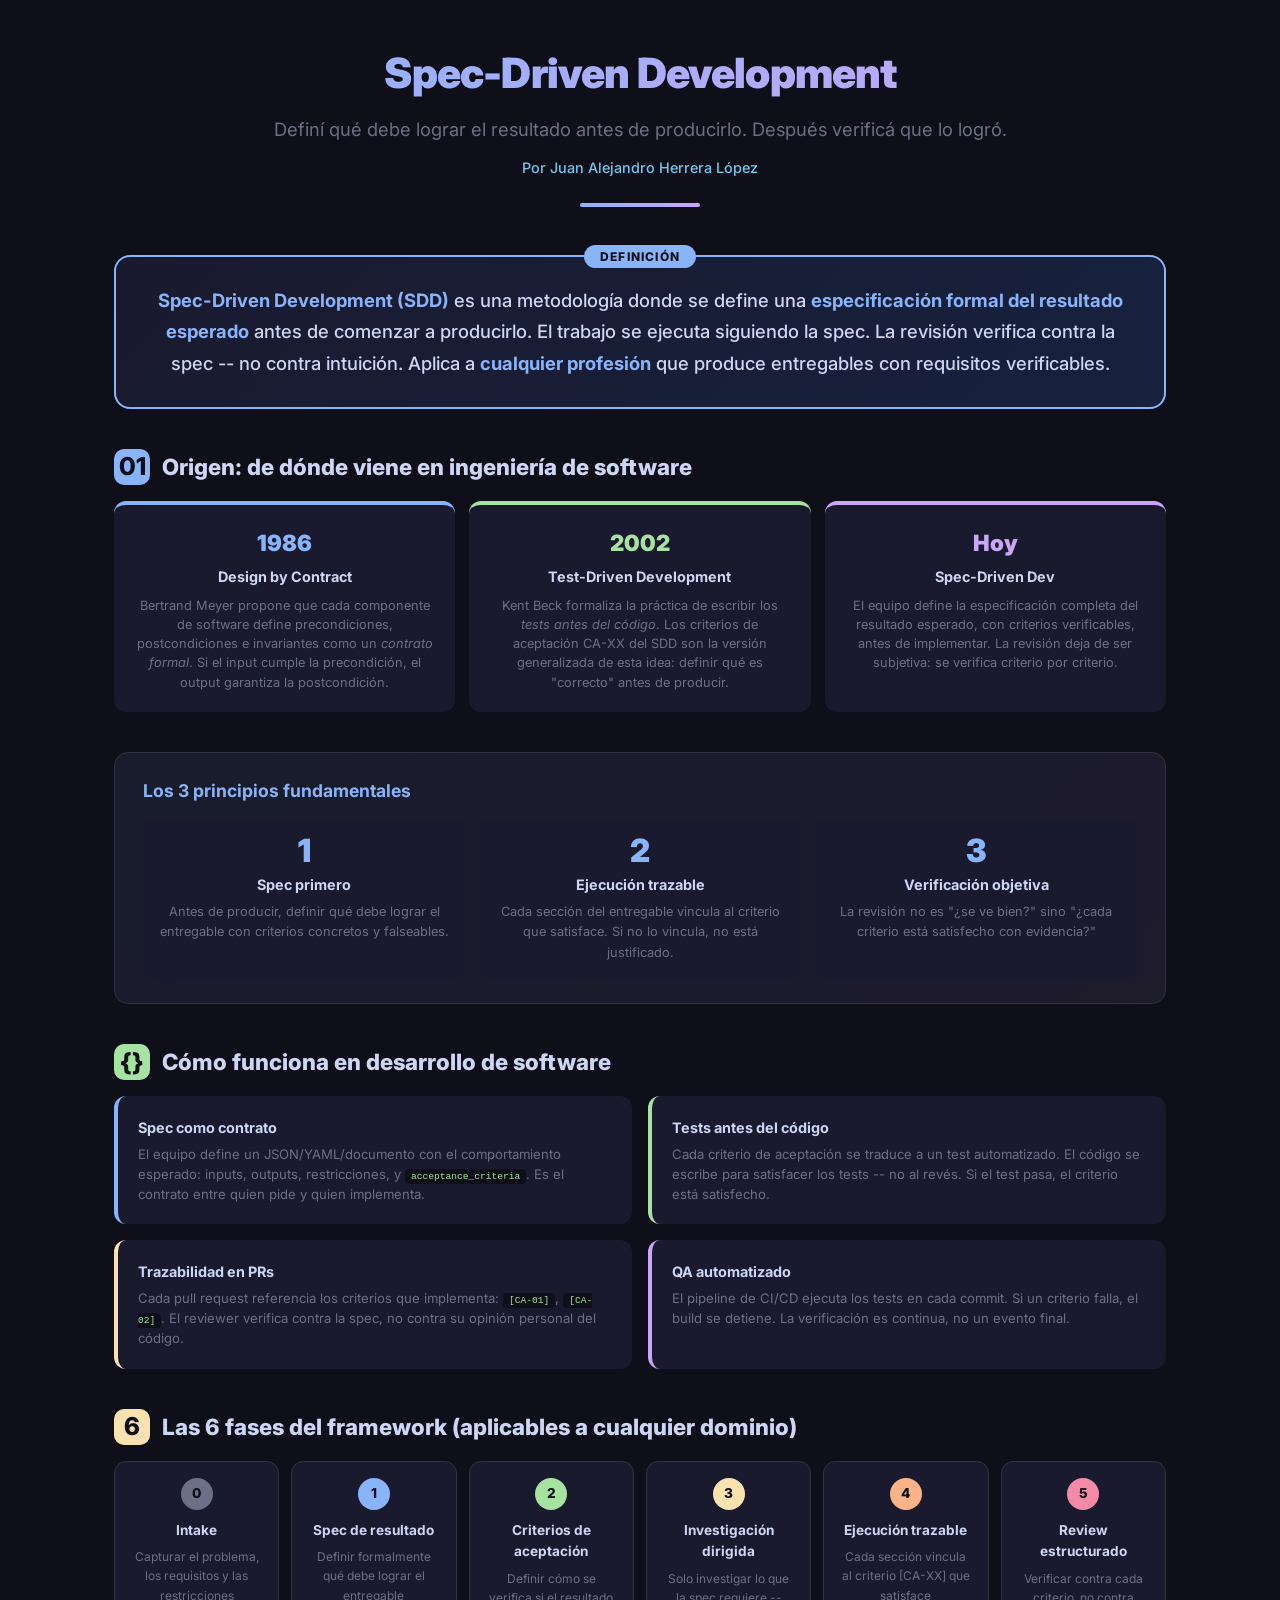
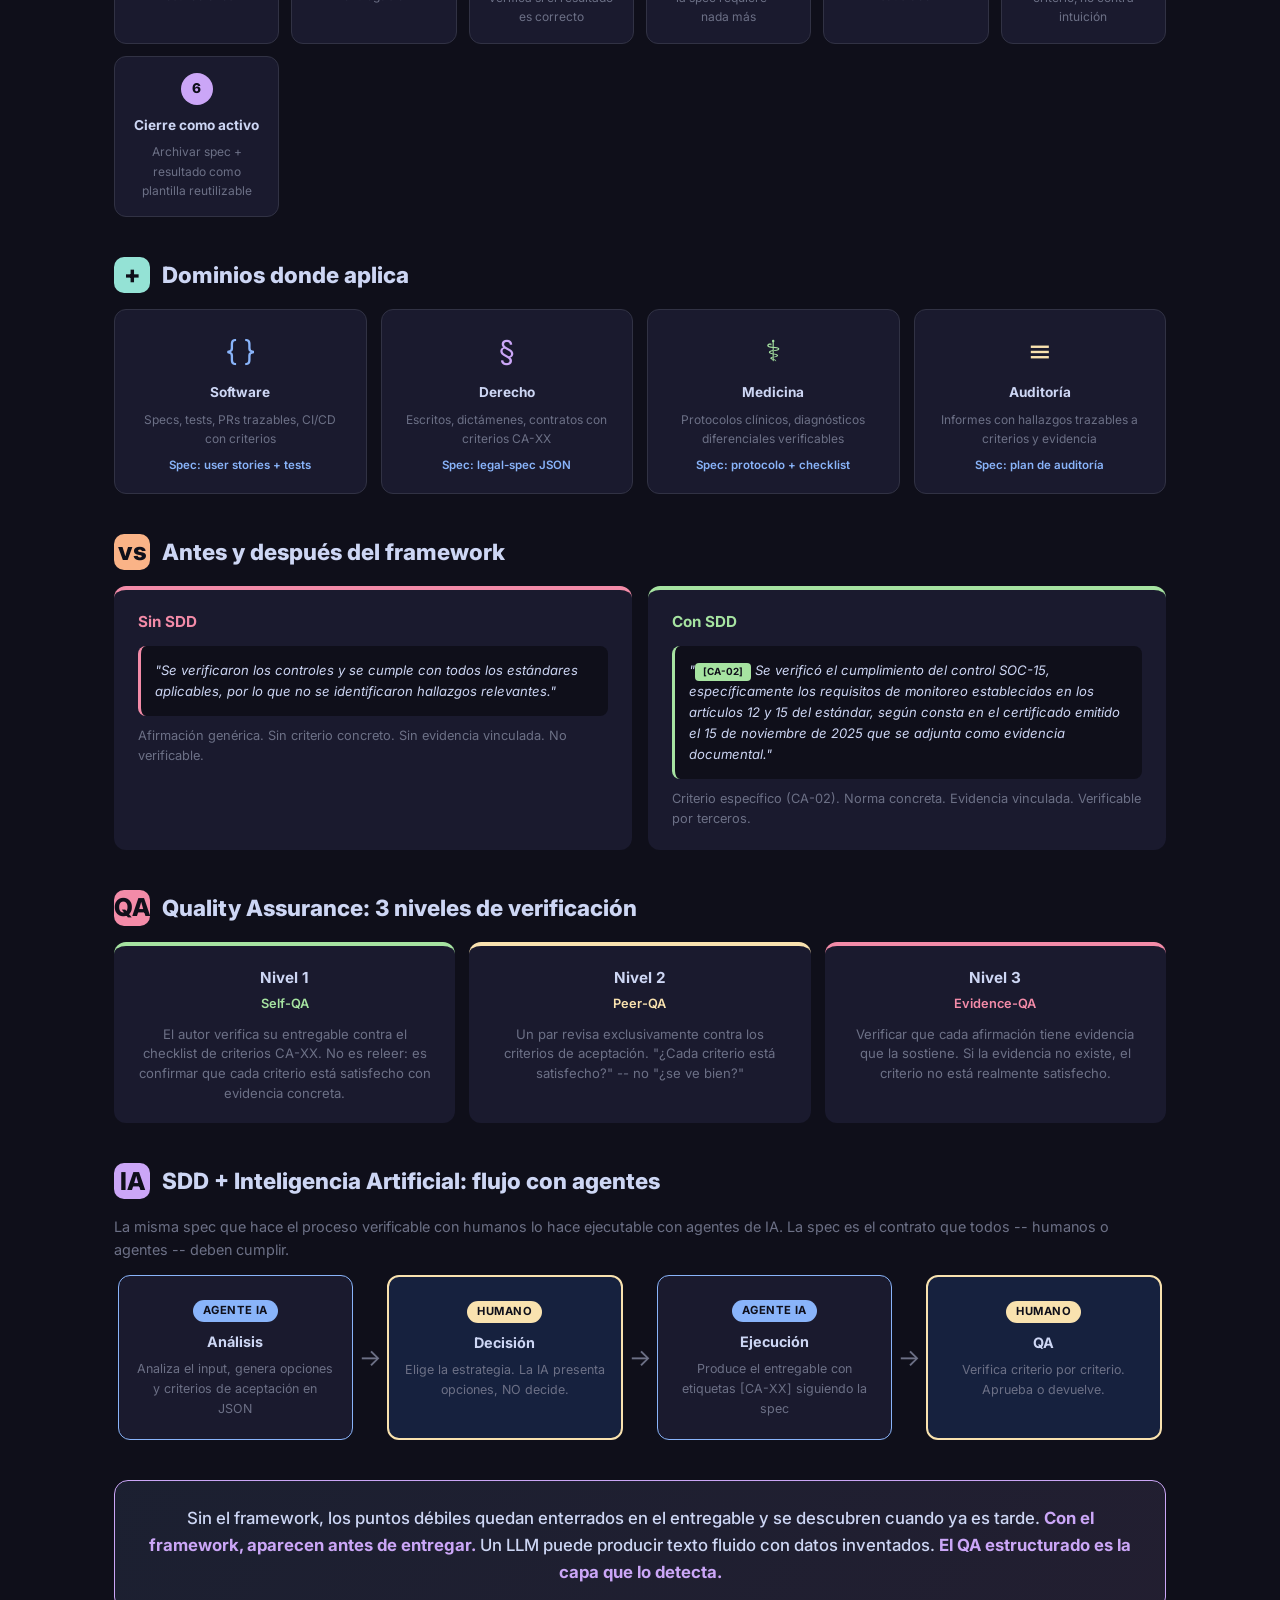
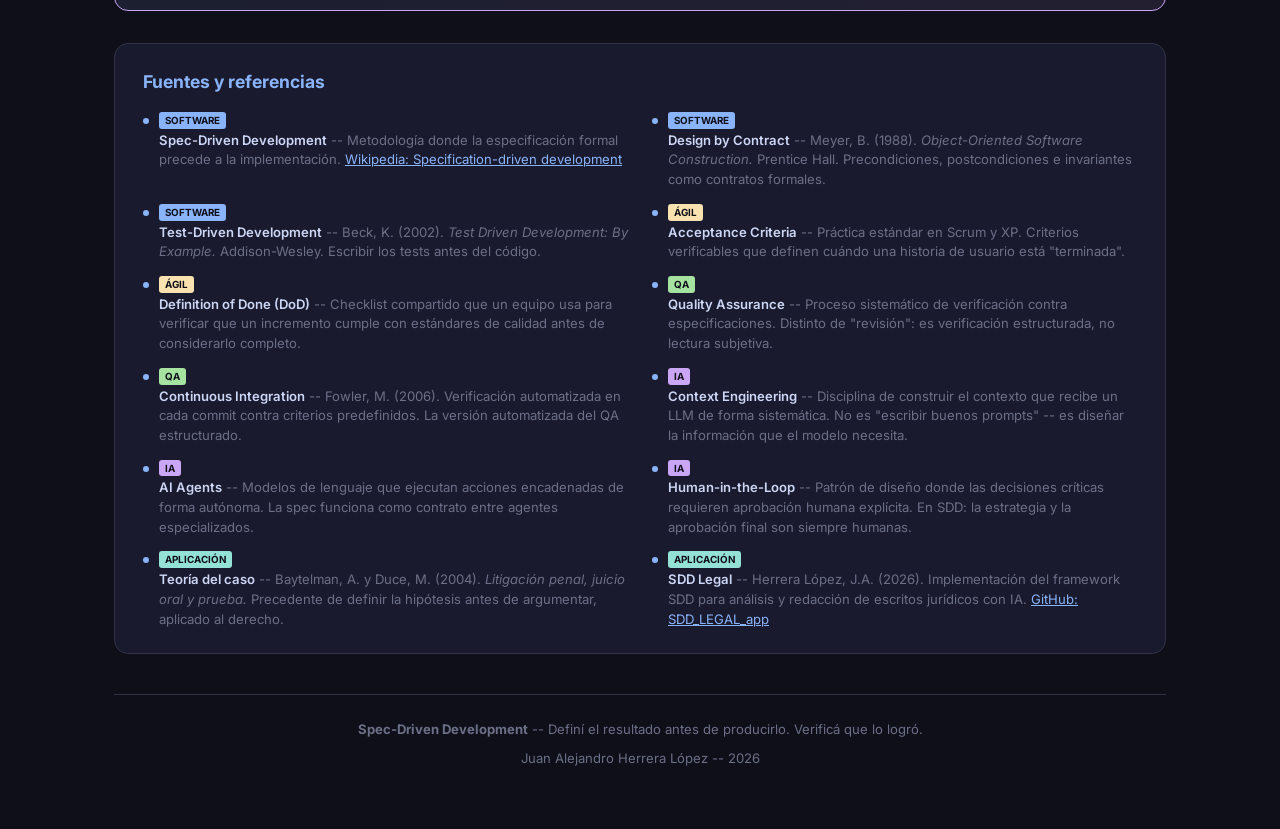
<file: infografia_sdd.html>
<!DOCTYPE html>
<html lang="es">
<head>
  <meta charset="UTF-8">
  <meta name="viewport" content="width=device-width, initial-scale=1.0">
  <title>Infografía: ¿Qué es Spec-Driven Development?</title>
  <style>
    @import url('https://fonts.googleapis.com/css2?family=Inter:wght@300;400;500;600;700;800;900&display=swap');

    :root {
      --bg: #0f0f1a;
      --card: #1a1a2e;
      --card-alt: #16213e;
      --accent: #89b4fa;
      --accent2: #74c7ec;
      --green: #a6e3a1;
      --yellow: #f9e2af;
      --red: #f38ba8;
      --peach: #fab387;
      --mauve: #cba6f7;
      --teal: #94e2d5;
      --fg: #cdd6f4;
      --fg-dim: #6c7086;
      --border: #313244;
    }

    * { box-sizing: border-box; margin: 0; padding: 0; }

    body {
      font-family: 'Inter', system-ui, sans-serif;
      background: var(--bg);
      color: var(--fg);
      line-height: 1.6;
    }

    .infographic {
      max-width: 1100px;
      margin: 0 auto;
      padding: 40px 24px 60px;
    }

    /* ---- HEADER ---- */
    .header {
      text-align: center;
      margin-bottom: 48px;
      position: relative;
    }

    .header::after {
      content: '';
      display: block;
      width: 120px;
      height: 4px;
      background: linear-gradient(90deg, var(--accent), var(--mauve));
      margin: 24px auto 0;
      border-radius: 2px;
    }

    .header h1 {
      font-size: 2.6em;
      font-weight: 900;
      background: linear-gradient(135deg, var(--accent), var(--mauve));
      -webkit-background-clip: text;
      -webkit-text-fill-color: transparent;
      background-clip: text;
      letter-spacing: -0.02em;
    }

    .header .subtitle {
      font-size: 1.15em;
      color: var(--fg-dim);
      margin-top: 8px;
      font-weight: 400;
    }

    .header .author {
      font-size: 0.9em;
      color: var(--accent2);
      margin-top: 12px;
      font-weight: 500;
    }

    /* ---- SECTION ---- */
    .section {
      margin-bottom: 40px;
    }

    .section-title {
      font-size: 1.4em;
      font-weight: 800;
      margin-bottom: 16px;
      display: flex;
      align-items: center;
      gap: 12px;
    }

    .section-title .icon {
      width: 36px;
      height: 36px;
      border-radius: 10px;
      display: flex;
      align-items: center;
      justify-content: center;
      font-size: 1.1em;
      font-weight: 800;
      flex-shrink: 0;
    }

    /* ---- DEFINITION BOX ---- */
    .def-box {
      background: linear-gradient(135deg, #1a1a2e, #16213e);
      border: 2px solid var(--accent);
      border-radius: 16px;
      padding: 28px 32px;
      margin-bottom: 40px;
      text-align: center;
      position: relative;
    }

    .def-box::before {
      content: 'DEFINICIÓN';
      position: absolute;
      top: -12px;
      left: 50%;
      transform: translateX(-50%);
      background: var(--accent);
      color: var(--bg);
      padding: 2px 16px;
      border-radius: 20px;
      font-size: 0.75em;
      font-weight: 800;
      letter-spacing: 0.1em;
    }

    .def-box p {
      font-size: 1.15em;
      font-weight: 500;
      line-height: 1.7;
    }

    .def-box strong {
      color: var(--accent);
    }

    /* ---- ORIGIN TIMELINE ---- */
    .origin-cards {
      display: grid;
      grid-template-columns: repeat(3, 1fr);
      gap: 14px;
      margin-bottom: 12px;
    }

    .origin-card {
      background: var(--card);
      border-radius: 12px;
      padding: 20px;
      border-top: 4px solid;
      text-align: center;
    }

    .origin-card .year {
      font-size: 1.4em;
      font-weight: 900;
      margin-bottom: 4px;
    }

    .origin-card h4 {
      font-size: 0.9em;
      font-weight: 700;
      margin-bottom: 8px;
    }

    .origin-card p {
      font-size: 0.8em;
      color: var(--fg-dim);
      line-height: 1.5;
    }

    .origin-card:nth-child(1) { border-color: var(--accent); }
    .origin-card:nth-child(1) .year { color: var(--accent); }
    .origin-card:nth-child(2) { border-color: var(--green); }
    .origin-card:nth-child(2) .year { color: var(--green); }
    .origin-card:nth-child(3) { border-color: var(--mauve); }
    .origin-card:nth-child(3) .year { color: var(--mauve); }

    /* ---- PRINCIPLE CARDS ---- */
    .principle-box {
      background: linear-gradient(135deg, rgba(137,180,250,0.08), rgba(203,166,247,0.08));
      border: 1px solid var(--border);
      border-radius: 14px;
      padding: 24px 28px;
      margin-bottom: 40px;
    }

    .principle-box h3 {
      font-size: 1.1em;
      font-weight: 700;
      margin-bottom: 14px;
      color: var(--accent);
    }

    .principles {
      display: grid;
      grid-template-columns: repeat(3, 1fr);
      gap: 14px;
    }

    .principle {
      text-align: center;
      padding: 16px;
      background: var(--card);
      border-radius: 10px;
    }

    .principle .p-num {
      font-size: 2em;
      font-weight: 900;
      color: var(--accent);
      line-height: 1;
      margin-bottom: 6px;
    }

    .principle h4 {
      font-size: 0.9em;
      font-weight: 700;
      margin-bottom: 6px;
    }

    .principle p {
      font-size: 0.8em;
      color: var(--fg-dim);
    }

    /* ---- PHASES ---- */
    .phases {
      display: grid;
      grid-template-columns: repeat(auto-fit, minmax(150px, 1fr));
      gap: 12px;
      margin-bottom: 8px;
    }

    .phase-card {
      background: var(--card);
      border-radius: 12px;
      padding: 16px;
      border: 1px solid var(--border);
      text-align: center;
      transition: transform 0.2s;
    }

    .phase-card:hover { transform: translateY(-3px); }

    .phase-num {
      width: 32px;
      height: 32px;
      border-radius: 50%;
      display: flex;
      align-items: center;
      justify-content: center;
      font-weight: 800;
      font-size: 0.85em;
      margin: 0 auto 10px;
    }

    .phase-card h4 { font-size: 0.85em; font-weight: 700; margin-bottom: 6px; }
    .phase-card p { font-size: 0.75em; color: var(--fg-dim); }

    .phase-card:nth-child(1) .phase-num { background: var(--fg-dim); color: var(--bg); }
    .phase-card:nth-child(2) .phase-num { background: var(--accent); color: var(--bg); }
    .phase-card:nth-child(3) .phase-num { background: var(--green); color: var(--bg); }
    .phase-card:nth-child(4) .phase-num { background: var(--yellow); color: var(--bg); }
    .phase-card:nth-child(5) .phase-num { background: var(--peach); color: var(--bg); }
    .phase-card:nth-child(6) .phase-num { background: var(--red); color: var(--bg); }
    .phase-card:nth-child(7) .phase-num { background: var(--mauve); color: var(--bg); }

    /* ---- SOFTWARE SECTION ---- */
    .sw-grid {
      display: grid;
      grid-template-columns: 1fr 1fr;
      gap: 16px;
    }

    .sw-card {
      background: var(--card);
      border-radius: 12px;
      padding: 20px;
      border-left: 4px solid;
    }

    .sw-card h4 { font-size: 0.9em; font-weight: 700; margin-bottom: 6px; }
    .sw-card p { font-size: 0.82em; color: var(--fg-dim); line-height: 1.5; }
    .sw-card code { background: var(--bg); padding: 2px 6px; border-radius: 4px; font-size: 0.9em; color: var(--green); }

    .sw-card:nth-child(1) { border-color: var(--accent); }
    .sw-card:nth-child(2) { border-color: var(--green); }
    .sw-card:nth-child(3) { border-color: var(--yellow); }
    .sw-card:nth-child(4) { border-color: var(--mauve); }

    /* ---- DOMAINS ---- */
    .domains {
      display: grid;
      grid-template-columns: repeat(4, 1fr);
      gap: 14px;
    }

    .domain-card {
      background: var(--card);
      border-radius: 12px;
      padding: 18px;
      text-align: center;
      border: 1px solid var(--border);
      transition: transform 0.2s;
    }

    .domain-card:hover { transform: translateY(-3px); }

    .domain-card .domain-icon {
      font-size: 1.8em;
      margin-bottom: 8px;
    }

    .domain-card h4 { font-size: 0.85em; font-weight: 700; margin-bottom: 6px; }

    .domain-card p { font-size: 0.75em; color: var(--fg-dim); }

    .domain-card .domain-spec {
      margin-top: 8px;
      font-size: 0.72em;
      color: var(--accent);
      font-weight: 600;
    }

    /* ---- COMPARISON ---- */
    .comparison {
      display: grid;
      grid-template-columns: 1fr 1fr;
      gap: 16px;
    }

    .comp-card {
      background: var(--card);
      border-radius: 12px;
      padding: 20px 24px;
      border-top: 4px solid;
    }

    .comp-card.bad { border-color: var(--red); }
    .comp-card.good { border-color: var(--green); }
    .comp-card.bad h4 { color: var(--red); }
    .comp-card.good h4 { color: var(--green); }

    .comp-card h4 { font-size: 0.95em; font-weight: 700; margin-bottom: 12px; }

    .comp-card .example {
      background: var(--bg);
      border-radius: 8px;
      padding: 14px;
      font-size: 0.82em;
      line-height: 1.6;
      border-left: 3px solid var(--border);
      font-style: italic;
    }

    .comp-card.bad .example { border-left-color: var(--red); }
    .comp-card.good .example { border-left-color: var(--green); }

    .comp-card .tag {
      display: inline-block;
      padding: 1px 8px;
      border-radius: 4px;
      font-size: 0.75em;
      font-weight: 700;
      font-style: normal;
      background: var(--green);
      color: var(--bg);
    }

    .comp-card .note {
      font-size: 0.8em;
      color: var(--fg-dim);
      margin-top: 10px;
    }

    /* ---- QA LEVELS ---- */
    .qa-levels {
      display: grid;
      grid-template-columns: repeat(3, 1fr);
      gap: 14px;
    }

    .qa-card {
      background: var(--card);
      border-radius: 12px;
      padding: 20px;
      border-top: 4px solid;
      text-align: center;
    }

    .qa-card:nth-child(1) { border-color: var(--green); }
    .qa-card:nth-child(2) { border-color: var(--yellow); }
    .qa-card:nth-child(3) { border-color: var(--red); }

    .qa-card h4 { font-size: 0.95em; font-weight: 700; margin-bottom: 4px; }

    .qa-card .qa-name { font-size: 0.8em; font-weight: 600; margin-bottom: 10px; }
    .qa-card:nth-child(1) .qa-name { color: var(--green); }
    .qa-card:nth-child(2) .qa-name { color: var(--yellow); }
    .qa-card:nth-child(3) .qa-name { color: var(--red); }

    .qa-card p { font-size: 0.82em; color: var(--fg-dim); line-height: 1.5; }

    /* ---- FLOW ---- */
    .flow {
      display: flex;
      align-items: stretch;
      gap: 0;
      flex-wrap: nowrap;
      overflow-x: auto;
    }

    .flow-step {
      flex: 1;
      min-width: 160px;
      padding: 20px 16px;
      text-align: center;
      border-radius: 12px;
      margin: 0 4px;
    }

    .flow-step.ai { background: var(--card); border: 1px solid var(--accent); }
    .flow-step.human { background: var(--card-alt); border: 2px solid var(--yellow); }

    .flow-step .flow-badge {
      display: inline-block;
      padding: 2px 10px;
      border-radius: 20px;
      font-size: 0.7em;
      font-weight: 700;
      letter-spacing: 0.05em;
      margin-bottom: 8px;
    }

    .flow-step.ai .flow-badge { background: var(--accent); color: var(--bg); }
    .flow-step.human .flow-badge { background: var(--yellow); color: var(--bg); }

    .flow-step h4 { font-size: 0.9em; margin-bottom: 6px; }
    .flow-step p { font-size: 0.78em; color: var(--fg-dim); }

    .flow-arrow {
      display: flex;
      align-items: center;
      font-size: 1.5em;
      color: var(--fg-dim);
      padding: 0 2px;
      flex-shrink: 0;
    }

    /* ---- INSIGHT ---- */
    .insight {
      background: linear-gradient(135deg, rgba(137,180,250,0.1), rgba(203,166,247,0.1));
      border: 1px solid var(--mauve);
      border-radius: 14px;
      padding: 24px 28px;
      margin: 32px 0;
      text-align: center;
    }

    .insight p { font-size: 1.05em; font-weight: 500; }
    .insight strong { color: var(--mauve); }

    /* ---- SOURCES ---- */
    .sources {
      background: var(--card);
      border-radius: 14px;
      padding: 24px 28px;
      border: 1px solid var(--border);
    }

    .sources h3 {
      font-size: 1.1em;
      font-weight: 700;
      margin-bottom: 14px;
      color: var(--accent);
    }

    .sources-grid {
      display: grid;
      grid-template-columns: repeat(2, 1fr);
      gap: 12px 24px;
    }

    .source-item {
      font-size: 0.82em;
      line-height: 1.5;
      padding-left: 16px;
      position: relative;
      color: var(--fg-dim);
    }

    .source-item::before {
      content: '';
      position: absolute;
      left: 0;
      top: 8px;
      width: 6px;
      height: 6px;
      border-radius: 50%;
      background: var(--accent);
    }

    .source-item strong { color: var(--fg); font-weight: 600; }

    .source-item .source-cat {
      display: inline-block;
      padding: 1px 6px;
      border-radius: 3px;
      font-size: 0.75em;
      font-weight: 700;
      margin-bottom: 2px;
    }

    .cat-sw { background: var(--accent); color: var(--bg); }
    .cat-qa { background: var(--green); color: var(--bg); }
    .cat-agile { background: var(--yellow); color: var(--bg); }
    .cat-ia { background: var(--mauve); color: var(--bg); }
    .cat-app { background: var(--teal); color: var(--bg); }

    /* ---- FOOTER ---- */
    .footer {
      text-align: center;
      margin-top: 40px;
      padding-top: 24px;
      border-top: 1px solid var(--border);
      color: var(--fg-dim);
      font-size: 0.82em;
    }

    .footer a { color: var(--accent); text-decoration: none; }
    .footer a:hover { text-decoration: underline; }

    /* ---- RESPONSIVE ---- */
    @media (max-width: 768px) {
      .origin-cards { grid-template-columns: 1fr; }
      .principles { grid-template-columns: 1fr; }
      .sw-grid { grid-template-columns: 1fr; }
      .domains { grid-template-columns: repeat(2, 1fr); }
      .comparison { grid-template-columns: 1fr; }
      .qa-levels { grid-template-columns: 1fr; }
      .sources-grid { grid-template-columns: 1fr; }
      .flow { flex-direction: column; }
      .flow-arrow { transform: rotate(90deg); justify-content: center; }
      .header h1 { font-size: 1.8em; }
    }

    /* ---- PRINT ---- */
    @media print {
      body { background: #fff; color: #1a1a1a; }
      .infographic { padding: 20px 0; }
      .header h1 { -webkit-text-fill-color: #1a1a2e; }
      .def-box, .insight { border-color: #333; }
      .phase-card, .qa-card, .sw-card, .comp-card, .origin-card, .domain-card, .sources, .principle {
        background: #f5f5f5; border-color: #ccc;
      }
    }
  </style>
</head>
<body>
  <div class="infographic">

    <!-- HEADER -->
    <div class="header">
      <h1>Spec-Driven Development</h1>
      <p class="subtitle">Definí qué debe lograr el resultado antes de producirlo. Después verificá que lo logró.</p>
      <p class="author">Por Juan Alejandro Herrera López</p>
    </div>

    <!-- DEFINITION -->
    <div class="def-box">
      <p><strong>Spec-Driven Development (SDD)</strong> es una metodología donde se define una
        <strong>especificación formal del resultado esperado</strong> antes de comenzar a producirlo.
        El trabajo se ejecuta siguiendo la spec. La revisión verifica contra la spec
        -- no contra intuición. Aplica a <strong>cualquier profesión</strong> que produce
        entregables con requisitos verificables.</p>
    </div>

    <!-- ORIGIN IN SOFTWARE -->
    <div class="section">
      <div class="section-title">
        <span class="icon" style="background:var(--accent);color:var(--bg);">01</span>
        Origen: de dónde viene en ingeniería de software
      </div>
      <div class="origin-cards">
        <div class="origin-card">
          <div class="year">1986</div>
          <h4>Design by Contract</h4>
          <p>Bertrand Meyer propone que cada componente de software define precondiciones, postcondiciones e invariantes como un <em>contrato formal</em>. Si el input cumple la precondición, el output garantiza la postcondición.</p>
        </div>
        <div class="origin-card">
          <div class="year">2002</div>
          <h4>Test-Driven Development</h4>
          <p>Kent Beck formaliza la práctica de escribir los <em>tests antes del código</em>. Los criterios de aceptación CA-XX del SDD son la versión generalizada de esta idea: definir qué es "correcto" antes de producir.</p>
        </div>
        <div class="origin-card">
          <div class="year">Hoy</div>
          <h4>Spec-Driven Dev</h4>
          <p>El equipo define la especificación completa del resultado esperado, con criterios verificables, antes de implementar. La revisión deja de ser subjetiva: se verifica criterio por criterio.</p>
        </div>
      </div>
    </div>

    <!-- 3 PRINCIPLES -->
    <div class="principle-box">
      <h3>Los 3 principios fundamentales</h3>
      <div class="principles">
        <div class="principle">
          <div class="p-num">1</div>
          <h4>Spec primero</h4>
          <p>Antes de producir, definir qué debe lograr el entregable con criterios concretos y falseables.</p>
        </div>
        <div class="principle">
          <div class="p-num">2</div>
          <h4>Ejecución trazable</h4>
          <p>Cada sección del entregable vincula al criterio que satisface. Si no lo vincula, no está justificado.</p>
        </div>
        <div class="principle">
          <div class="p-num">3</div>
          <h4>Verificación objetiva</h4>
          <p>La revisión no es "¿se ve bien?" sino "¿cada criterio está satisfecho con evidencia?"</p>
        </div>
      </div>
    </div>

    <!-- HOW IT WORKS IN SOFTWARE -->
    <div class="section">
      <div class="section-title">
        <span class="icon" style="background:var(--green);color:var(--bg);">{}</span>
        Cómo funciona en desarrollo de software
      </div>
      <div class="sw-grid">
        <div class="sw-card">
          <h4>Spec como contrato</h4>
          <p>El equipo define un JSON/YAML/documento con el comportamiento esperado: inputs, outputs, restricciones, y <code>acceptance_criteria</code>. Es el contrato entre quien pide y quien implementa.</p>
        </div>
        <div class="sw-card">
          <h4>Tests antes del código</h4>
          <p>Cada criterio de aceptación se traduce a un test automatizado. El código se escribe para satisfacer los tests -- no al revés. Si el test pasa, el criterio está satisfecho.</p>
        </div>
        <div class="sw-card">
          <h4>Trazabilidad en PRs</h4>
          <p>Cada pull request referencia los criterios que implementa: <code>[CA-01]</code>, <code>[CA-02]</code>. El reviewer verifica contra la spec, no contra su opinión personal del código.</p>
        </div>
        <div class="sw-card">
          <h4>QA automatizado</h4>
          <p>El pipeline de CI/CD ejecuta los tests en cada commit. Si un criterio falla, el build se detiene. La verificación es continua, no un evento final.</p>
        </div>
      </div>
    </div>

    <!-- 6 PHASES -->
    <div class="section">
      <div class="section-title">
        <span class="icon" style="background:var(--yellow);color:var(--bg);">6</span>
        Las 6 fases del framework (aplicables a cualquier dominio)
      </div>
      <div class="phases">
        <div class="phase-card">
          <div class="phase-num">0</div>
          <h4>Intake</h4>
          <p>Capturar el problema, los requisitos y las restricciones</p>
        </div>
        <div class="phase-card">
          <div class="phase-num">1</div>
          <h4>Spec de resultado</h4>
          <p>Definir formalmente qué debe lograr el entregable</p>
        </div>
        <div class="phase-card">
          <div class="phase-num">2</div>
          <h4>Criterios de aceptación</h4>
          <p>Definir cómo se verifica si el resultado es correcto</p>
        </div>
        <div class="phase-card">
          <div class="phase-num">3</div>
          <h4>Investigación dirigida</h4>
          <p>Solo investigar lo que la spec requiere -- nada más</p>
        </div>
        <div class="phase-card">
          <div class="phase-num">4</div>
          <h4>Ejecución trazable</h4>
          <p>Cada sección vincula al criterio [CA-XX] que satisface</p>
        </div>
        <div class="phase-card">
          <div class="phase-num">5</div>
          <h4>Review estructurado</h4>
          <p>Verificar contra cada criterio, no contra intuición</p>
        </div>
        <div class="phase-card">
          <div class="phase-num">6</div>
          <h4>Cierre como activo</h4>
          <p>Archivar spec + resultado como plantilla reutilizable</p>
        </div>
      </div>
    </div>

    <!-- DOMAINS -->
    <div class="section">
      <div class="section-title">
        <span class="icon" style="background:var(--teal);color:var(--bg);">+</span>
        Dominios donde aplica
      </div>
      <div class="domains">
        <div class="domain-card">
          <div class="domain-icon" style="color:var(--accent)">{ }</div>
          <h4>Software</h4>
          <p>Specs, tests, PRs trazables, CI/CD con criterios</p>
          <div class="domain-spec">Spec: user stories + tests</div>
        </div>
        <div class="domain-card">
          <div class="domain-icon" style="color:var(--mauve)">&#xA7;</div>
          <h4>Derecho</h4>
          <p>Escritos, dictámenes, contratos con criterios CA-XX</p>
          <div class="domain-spec">Spec: legal-spec JSON</div>
        </div>
        <div class="domain-card">
          <div class="domain-icon" style="color:var(--green)">&#x2695;</div>
          <h4>Medicina</h4>
          <p>Protocolos clínicos, diagnósticos diferenciales verificables</p>
          <div class="domain-spec">Spec: protocolo + checklist</div>
        </div>
        <div class="domain-card">
          <div class="domain-icon" style="color:var(--yellow)">&#x2261;</div>
          <h4>Auditoría</h4>
          <p>Informes con hallazgos trazables a criterios y evidencia</p>
          <div class="domain-spec">Spec: plan de auditoría</div>
        </div>
      </div>
    </div>

    <!-- BEFORE/AFTER -->
    <div class="section">
      <div class="section-title">
        <span class="icon" style="background:var(--peach);color:var(--bg);">vs</span>
        Antes y después del framework
      </div>
      <div class="comparison">
        <div class="comp-card bad">
          <h4>Sin SDD</h4>
          <div class="example">
            "Se verificaron los controles y se cumple con todos los estándares aplicables,
            por lo que no se identificaron hallazgos relevantes."
          </div>
          <p class="note">Afirmación genérica. Sin criterio concreto. Sin evidencia vinculada. No verificable.</p>
        </div>
        <div class="comp-card good">
          <h4>Con SDD</h4>
          <div class="example">
            "<span class="tag">[CA-02]</span> Se verificó el cumplimiento del control SOC-15,
            específicamente los requisitos de monitoreo establecidos en los artículos 12 y 15
            del estándar, según consta en el certificado emitido el 15 de noviembre de 2025
            que se adjunta como evidencia documental."
          </div>
          <p class="note">Criterio específico (CA-02). Norma concreta. Evidencia vinculada. Verificable por terceros.</p>
        </div>
      </div>
    </div>

    <!-- QA LEVELS -->
    <div class="section">
      <div class="section-title">
        <span class="icon" style="background:var(--red);color:var(--bg);">QA</span>
        Quality Assurance: 3 niveles de verificación
      </div>
      <div class="qa-levels">
        <div class="qa-card">
          <h4>Nivel 1</h4>
          <div class="qa-name">Self-QA</div>
          <p>El autor verifica su entregable contra el checklist de criterios CA-XX.
            No es releer: es confirmar que cada criterio está satisfecho con evidencia concreta.</p>
        </div>
        <div class="qa-card">
          <h4>Nivel 2</h4>
          <div class="qa-name">Peer-QA</div>
          <p>Un par revisa exclusivamente contra los criterios de aceptación.
            "¿Cada criterio está satisfecho?" -- no "¿se ve bien?"</p>
        </div>
        <div class="qa-card">
          <h4>Nivel 3</h4>
          <div class="qa-name">Evidence-QA</div>
          <p>Verificar que cada afirmación tiene evidencia que la sostiene.
            Si la evidencia no existe, el criterio no está realmente satisfecho.</p>
        </div>
      </div>
    </div>

    <!-- FLOW WITH AI -->
    <div class="section">
      <div class="section-title">
        <span class="icon" style="background:var(--mauve);color:var(--bg);">IA</span>
        SDD + Inteligencia Artificial: flujo con agentes
      </div>
      <p style="color:var(--fg-dim);font-size:0.9em;margin-bottom:14px">
        La misma spec que hace el proceso verificable con humanos lo hace ejecutable con agentes de IA.
        La spec es el contrato que todos -- humanos o agentes -- deben cumplir.
      </p>
      <div class="flow">
        <div class="flow-step ai">
          <span class="flow-badge">AGENTE IA</span>
          <h4>Análisis</h4>
          <p>Analiza el input, genera opciones y criterios de aceptación en JSON</p>
        </div>
        <div class="flow-arrow">-></div>
        <div class="flow-step human">
          <span class="flow-badge">HUMANO</span>
          <h4>Decisión</h4>
          <p>Elige la estrategia. La IA presenta opciones, NO decide.</p>
        </div>
        <div class="flow-arrow">-></div>
        <div class="flow-step ai">
          <span class="flow-badge">AGENTE IA</span>
          <h4>Ejecución</h4>
          <p>Produce el entregable con etiquetas [CA-XX] siguiendo la spec</p>
        </div>
        <div class="flow-arrow">-></div>
        <div class="flow-step human">
          <span class="flow-badge">HUMANO</span>
          <h4>QA</h4>
          <p>Verifica criterio por criterio. Aprueba o devuelve.</p>
        </div>
      </div>
    </div>

    <!-- KEY INSIGHT -->
    <div class="insight">
      <p>Sin el framework, los puntos débiles quedan enterrados en el entregable y se descubren
        cuando ya es tarde. <strong>Con el framework, aparecen antes de entregar.</strong>
        Un LLM puede producir texto fluido con datos inventados.
        <strong>El QA estructurado es la capa que lo detecta.</strong></p>
    </div>

    <!-- SOURCES -->
    <div class="sources">
      <h3>Fuentes y referencias</h3>
      <div class="sources-grid">
        <div class="source-item">
          <span class="source-cat cat-sw">SOFTWARE</span><br>
          <strong>Spec-Driven Development</strong> -- Metodología donde la especificación formal precede a la implementación.
          <a href="https://en.wikipedia.org/wiki/Specification-driven_development" target="_blank" style="color:var(--accent)">Wikipedia: Specification-driven development</a>
        </div>
        <div class="source-item">
          <span class="source-cat cat-sw">SOFTWARE</span><br>
          <strong>Design by Contract</strong> -- Meyer, B. (1988). <em>Object-Oriented Software Construction.</em> Prentice Hall. Precondiciones, postcondiciones e invariantes como contratos formales.
        </div>
        <div class="source-item">
          <span class="source-cat cat-sw">SOFTWARE</span><br>
          <strong>Test-Driven Development</strong> -- Beck, K. (2002). <em>Test Driven Development: By Example.</em> Addison-Wesley. Escribir los tests antes del código.
        </div>
        <div class="source-item">
          <span class="source-cat cat-agile">ÁGIL</span><br>
          <strong>Acceptance Criteria</strong> -- Práctica estándar en Scrum y XP. Criterios verificables que definen cuándo una historia de usuario está "terminada".
        </div>
        <div class="source-item">
          <span class="source-cat cat-agile">ÁGIL</span><br>
          <strong>Definition of Done (DoD)</strong> -- Checklist compartido que un equipo usa para verificar que un incremento cumple con estándares de calidad antes de considerarlo completo.
        </div>
        <div class="source-item">
          <span class="source-cat cat-qa">QA</span><br>
          <strong>Quality Assurance</strong> -- Proceso sistemático de verificación contra especificaciones. Distinto de "revisión": es verificación estructurada, no lectura subjetiva.
        </div>
        <div class="source-item">
          <span class="source-cat cat-qa">QA</span><br>
          <strong>Continuous Integration</strong> -- Fowler, M. (2006). Verificación automatizada en cada commit contra criterios predefinidos. La versión automatizada del QA estructurado.
        </div>
        <div class="source-item">
          <span class="source-cat cat-ia">IA</span><br>
          <strong>Context Engineering</strong> -- Disciplina de construir el contexto que recibe un LLM de forma sistemática. No es "escribir buenos prompts" -- es diseñar la información que el modelo necesita.
        </div>
        <div class="source-item">
          <span class="source-cat cat-ia">IA</span><br>
          <strong>AI Agents</strong> -- Modelos de lenguaje que ejecutan acciones encadenadas de forma autónoma. La spec funciona como contrato entre agentes especializados.
        </div>
        <div class="source-item">
          <span class="source-cat cat-ia">IA</span><br>
          <strong>Human-in-the-Loop</strong> -- Patrón de diseño donde las decisiones críticas requieren aprobación humana explícita. En SDD: la estrategia y la aprobación final son siempre humanas.
        </div>
        <div class="source-item">
          <span class="source-cat cat-app">APLICACIÓN</span><br>
          <strong>Teoría del caso</strong> -- Baytelman, A. y Duce, M. (2004). <em>Litigación penal, juicio oral y prueba.</em> Precedente de definir la hipótesis antes de argumentar, aplicado al derecho.
        </div>
        <div class="source-item">
          <span class="source-cat cat-app">APLICACIÓN</span><br>
          <strong>SDD Legal</strong> -- Herrera López, J.A. (2026). Implementación del framework SDD para análisis y redacción de escritos jurídicos con IA.
          <a href="https://github.com/alejoherrera/SDD_LEGAL_app" target="_blank" style="color:var(--accent)">GitHub: SDD_LEGAL_app</a>
        </div>
      </div>
    </div>

    <!-- FOOTER -->
    <div class="footer">
      <p><strong>Spec-Driven Development</strong> -- Definí el resultado antes de producirlo. Verificá que lo logró.</p>
      <p style="margin-top:8px">Juan Alejandro Herrera López -- 2026</p>
    </div>

  </div>
</body>
</html>
</file>
